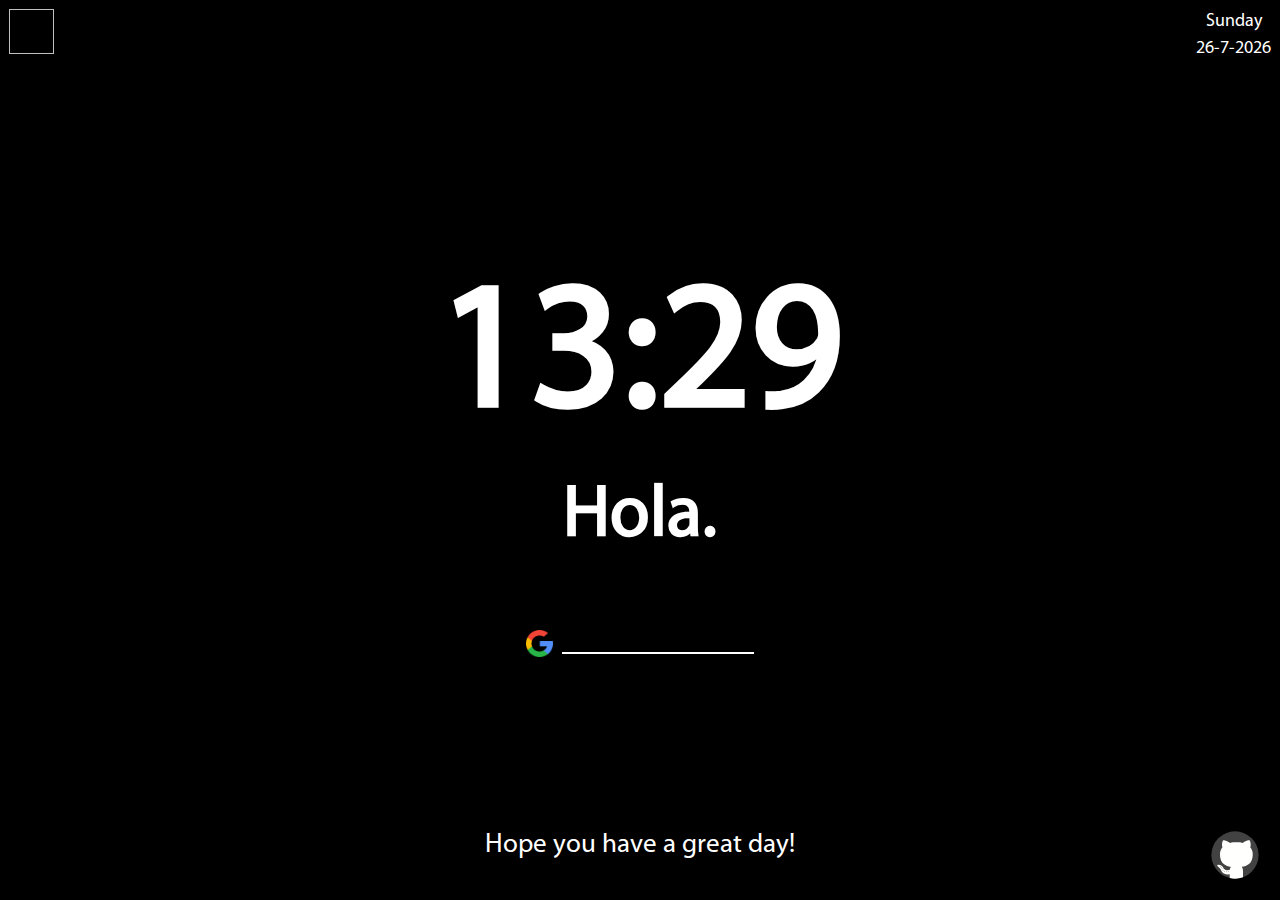
<file: index.html>
<!DOCTYPE html>
<html>
<head>
	<title>New Tab</title>
	<!--Meta content-->
	<meta charset="utf-8"></meta>
	<meta name = "viewport" content = "width=device-width, initial-scale=1.0">
	<meta name = "description" content = "A chrome extension to help you take care of your health when you're working on your screen for long durations.">
	<link rel = "stylesheet" type = "text/css" href = "index.css">
	<link rel="stylesheet" href="https://cdnjs.cloudflare.com/ajax/libs/font-awesome/4.7.0/css/font-awesome.min.css">
	<!--Load Favicon-->
	<link rel="icon" href="SH logo.png" type="image/png" sizes="16x16">
	<!--Load JS files-->
	<script src="jquery.js"></script>
	<!--<script type="text/javascript" src = "bgimage.js"></script>-->
	<script type="text/javascript" src = "greeter.js"></script>
	<!--<script type="text/javascript" src = "weather.js"></script>-->
</head>
<body id = "body">
		<div id = "loadingmask">
			<div id = "loading"></div>
		</div>
		<div class = "container">
			<div id = "date"></div>
			<div id = "clock"></div>
			<div id = "temp"></div>
			<img id = "pic">
			<div id = "appendcontainer">
				<div id = "append"></div>
			</div>
			<form method="get" action="https://www.google.com/search">
				<img src = "images/google.png"> &nbsp;
				<input type="searchquery" name="q" autocomplete="off" value="">
			</form>
			<div id = "salutationcontainer">
				<div id = "salutation"></div>
			</div>
		</div>

		<a href="https://github.com/mehularora8/ScreenHealth"><div id = "github"></div></a>
</body>
</html>
</file>
<file: index.css>
@font-face{
	font-family: "myriad";
	src: url(fonts/myriad.OTF);
}

html{
	background: #fff;
}
body{
	margin:0;
	padding: 0;
	font-family: "myriad", sans-serif;
	overflow: hidden;
	background: black;
}

@keyframes color{
	100% {
		background: white;
		color: black;
	}
} 

/*@keyframes spin {
  0% { transform: rotate(0deg); }
  100% { transform: rotate(360deg); }
}*/

#loadingmask{
	height: 100vh;
	width: 100vw;
	position: absolute;
	left: 0;
	top: 0;
	background-color: #171717;
	z-index: 99;
}

#loading{
	/*To center div*/
	position: absolute;
  	top: 50%;
  	left: 50%;
  	transform: translate(-50%, -50%);
  	
	border: 1vh solid #f3f3f3; /* Light grey */
	border-top: 1vh solid #4a4949; /* Dark grey */
	border-radius: 50%;
	width: 5vh;
	height: 5vh;
	animation: spin 2s linear infinite;
}

.container{
	height: 100vh;
	width: 100vw;
	text-align: center;
}

#appendcontainer{
	text-align: center;
	position: relative;
	top: 30vh;
} 

#salutationcontainer{
	text-align: center;
	position: absolute;
	bottom: 1vh;
	width: 100vw;
}

#append{
	font-weight: bolder;
	display: inline-block;
	height: 15vh;
	width: auto;
	font-size: 8vh;
	line-height: 15vh;
	color: white;
}

#salutation{
	font-weight: lighter;
	display: inline-block;
	height: 10vh;
	width: auto;
	color: white;
	font-size: 3vh;
	line-height: 10vh;
}

#github{
	height: 8vh;
	width: 8vh;
	position: absolute;
	right: 1vh;
	bottom: 1vh;
	background: url("images/github.svg");
	background-size: contain;
}

#clock{
	font-weight: bolder;
	position: relative;
	top: 30vh;
	height:20vh;
	width: auto;
	color: white;
	font-size: 20vh;
	line-height: 20vh;
}

#date{
	position: absolute;
	right: 1vh;
	top: 1vh;
	width: auto;
	font-size: 2vh;
	height: 3vh;
	line-height: 3vh;
	color: white;
}

#pic{
	position: absolute;
	left: 1vh;
	top:1vh;
	width: 5vh;
	height: 5vh;
}

#temp{
	position: absolute;
	left: 7vh;
	top: 1vh;
	height: 5vh;
	width: auto;
	color: white;
	line-height: 5vh;
	font-size: 25px;
}

form{
	position: relative;
	top: 35vh;
	height: 4vh;

}

form img{
	height: 3vh;
	width: 3vh;
	vertical-align: middle;
}

input{
	padding: 0;
	font-family: "myriad", sans-serif;
	height: 2vh;
	width: 15vw;
	font-size: 2vh;
	border: none;
	background: transparent;
	border-bottom: 2px solid white;
	color: white;
	vertical-align: middle;
}

/*

#buttoncontainer{
	position: relative;
	top: 30vh;
	width: 100vw;
	display: flex;
	justify-content: center;
	align-items: center;
	height: 20vh;
}

.button{
	width: 10vw;
	height: 6vh;
	border-radius: 1vh;
	border: 1px solid white;
	margin-right: 1vw;
	margin-left: 1vw;
	color: white;
	line-height: 6vh;
	font-size: 2vh;
}

.button:hover{
	animation: color 0.5s forwards;
	cursor: pointer;
}*/
</file>
